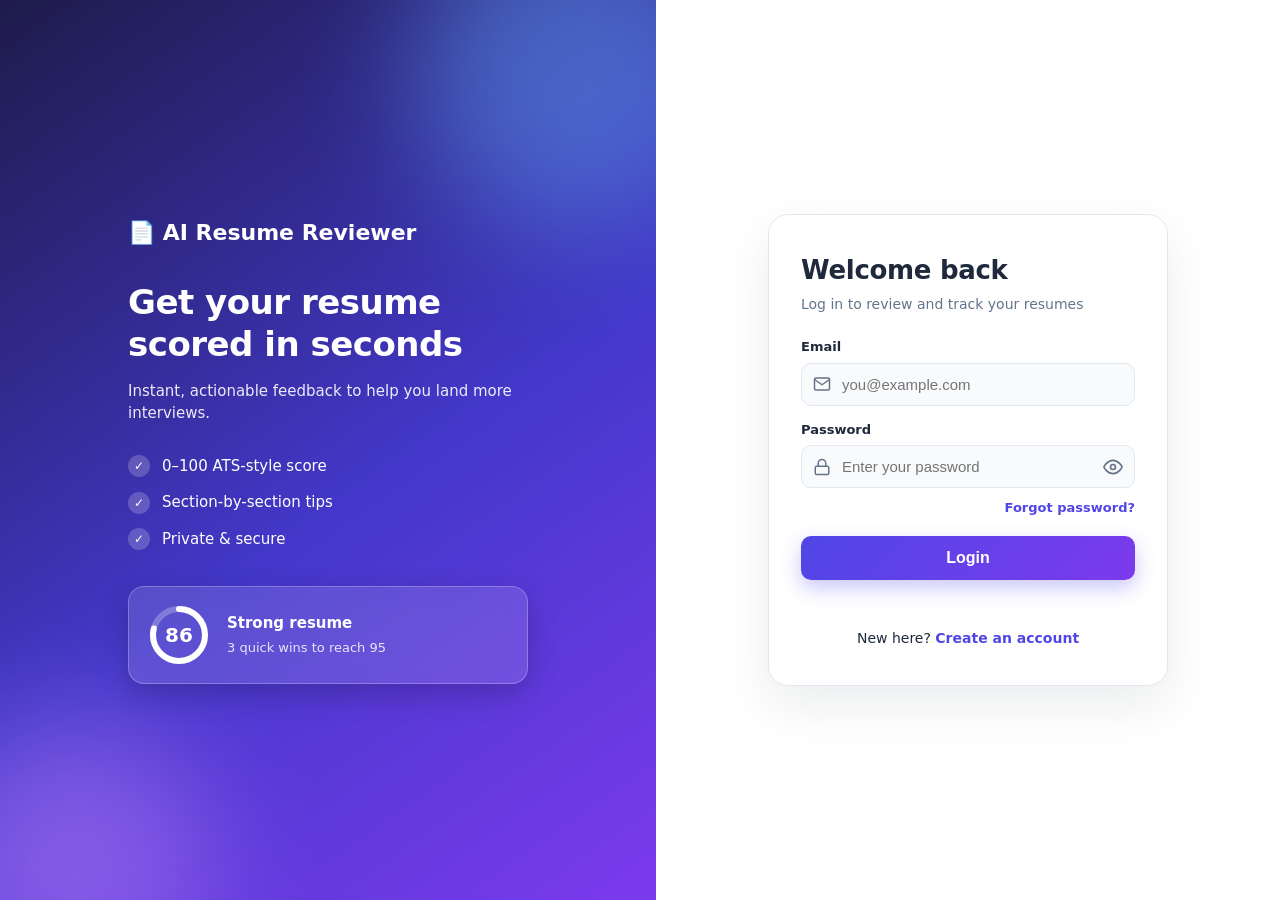
<file: frontend/index.html>
<!DOCTYPE html>
<html lang="en">
<head>
  <meta charset="UTF-8" />
  <meta http-equiv="refresh" content="0; url=login.html" />
  <title>AI Resume Reviewer</title>
</head>
<body>
  <script>window.location.replace("login.html");</script>
</body>
</html>
</file>
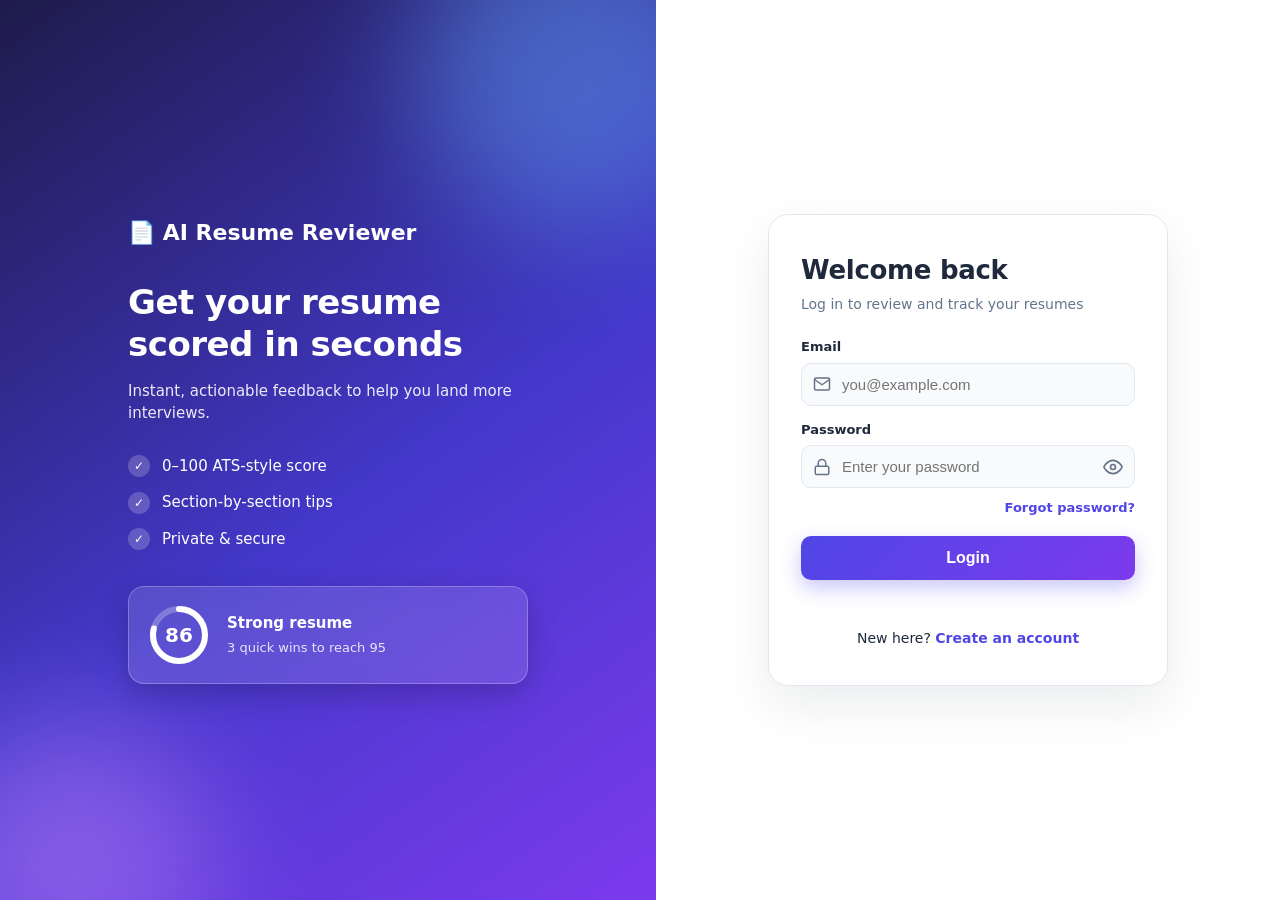
<file: frontend/dashboard.html>
<!DOCTYPE html>
<html lang="en">
<head>
  <meta charset="UTF-8" />
  <meta name="viewport" content="width=device-width, initial-scale=1.0" />
  <title>Dashboard - AI Resume Reviewer</title>
  <link rel="stylesheet" href="style.css" />
</head>
<body>

  <!-- Toast element (invisible until showToast() is called) -->
  <div id="toast" class="toast"></div>

  <!-- ===== Top bar ===== -->
  <nav class="navbar">
    <div class="brand">📄 AI Resume Reviewer</div>
    <button class="btn-grey" onclick="logout()">Logout</button>
  </nav>

  <!-- Guard: no token -> go to login -->
  <script>
    const API = "https://ai-resume-reviewer-qisc.onrender.com";
    const token = localStorage.getItem("token");
    if (!token) window.location.href = "login.html";
  </script>

  <div class="container">

    <!-- ===== Upload card ===== -->
    <div class="card upload-card">
      <h2>Upload your resume</h2>
      <p>Get an instant score and improvement tips.</p>
       <div class="upload-row">
      <input type="file" id="fileInput" accept="application/pdf" />
      <button id="uploadBtn" onclick="uploadResume()" disabled>Upload</button>
     </div>
      <div id="status"></div>
    </div>

    <!-- ===== Result (filled by JS after upload) ===== -->
    <div id="result"></div>

    <!-- ===== Saved resumes ===== -->
    <h2 style="margin: 28px 0 14px;">📋 My Saved Resumes</h2>
    <div id="resumeList"></div>

  </div>

  <script>
    // Reusable toast: showToast("message", "success" | "error" | "info")
    function showToast(message, type = "info", duration = 2500) {
      const toast = document.getElementById("toast");
      toast.textContent = message;
      toast.className = "toast " + type;
      void toast.offsetWidth;            // restart animation on repeat calls
      toast.classList.add("show");
      setTimeout(() => toast.classList.remove("show"), duration);
    }

    function logout() {
      if (!confirm("Are you sure you want to log out?")) return;
      localStorage.removeItem("token");
      localStorage.setItem("flash", "👋 Logged out successfully");
      window.location.href = "login.html";
    }

     const fileInput = document.getElementById("fileInput");
     const uploadBtn = document.getElementById("uploadBtn");
     fileInput.addEventListener("change", () => {
     uploadBtn.disabled = !fileInput.files.length;
     document.getElementById("result").innerHTML = "";   // clear old score when a new file is chosen
     document.getElementById("status").textContent = "";
     });

    // Pick ring color + message based on score
    function scoreMeta(score) {
      if (score >= 75) return { color: "#16a34a", msg: "Great score! 👍 Your resume is strong." };
      if (score >= 50) return { color: "#f59e0b", msg: "Decent — a few tweaks will push it higher." };
      return { color: "#dc2626", msg: "Needs work. Focus on the improvement tips below." };
    }

    // Build the circular SVG score ring
    function buildRing(score) {
      const r = 60;                       // radius
      const c = 2 * Math.PI * r;          // circumference
      const offset = c * (1 - score / 100);
      const { color } = scoreMeta(score);
      return `
        <div class="ring-wrap">
          <svg width="150" height="150" viewBox="0 0 150 150">
            <circle class="ring-bg" cx="75" cy="75" r="${r}"></circle>
            <circle class="ring-fg" cx="75" cy="75" r="${r}"
              stroke="${color}"
              stroke-dasharray="${c}"
              stroke-dashoffset="${offset}"></circle>
          </svg>
          <div class="ring-label">
            <span class="num" style="color:${color}">${score}</span>
            <span class="max">/ 100</span>
          </div>
        </div>`;
    }

    async function uploadResume() {
      const fileInput = document.getElementById("fileInput");
      const status = document.getElementById("status");
      const result = document.getElementById("result");
      result.innerHTML = "";

      if (!fileInput.files[0]) {
        status.textContent = "⚠️ Please choose a PDF file first.";
        return;
      }

      status.textContent = "⏳ Uploading...";
      const formData = new FormData();
      formData.append("file", fileInput.files[0]);

      try {
        const res = await fetch(`${API}/upload-resume`, {
          method: "POST",
          headers: { "Authorization": "Bearer " + localStorage.getItem("token") },
          body: formData,
        });

        if (res.status === 401) {
          status.textContent = "🔒 Session expired. Please log in again.";
          logout();
          return;
        }
        if (!res.ok) {
          status.textContent = `❌ Error: ${res.status}`;
          return;
        }

        const data = await res.json();
        status.textContent = "✅ Done!";
        showToast("✅ Resume uploaded & scored!", "success");

        const review = data.review;
        const { msg } = scoreMeta(review.score);

        const goodList = review.good.length
          ? review.good.map(item => `<li>✅ ${item}</li>`).join("")
          : "<li>No strong points detected yet.</li>";
        const improveList = review.improve.length
          ? review.improve.map(item => `<li>⚠️ ${item}</li>`).join("")
          : "<li>🎉 No major issues found.</li>";

        result.innerHTML = `
          <!-- Score ring -->
          <div class="card">
            <div class="score-hero">
              ${buildRing(review.score)}
              <div class="score-text">
                <h3>Resume Score</h3>
                <p>${msg}</p>
              </div>
            </div>
          </div>

          <!-- Stats -->
          <div class="card">
            <div class="stats-grid">
              <div class="stat-box"><div class="val">${data.page_count}</div><div class="lbl">Pages</div></div>
              <div class="stat-box"><div class="val">${data.word_count}</div><div class="lbl">Words</div></div>
              <div class="stat-box"><div class="val">${data.character_count}</div><div class="lbl">Characters</div></div>
            </div>
          </div>

          <!-- Good / Improve -->
          <div class="card">
            <div class="feedback-grid">
              <div class="feedback-col good">
                <h4>✅ What's Good</h4>
                <ul>${goodList}</ul>
              </div>
              <div class="feedback-col improve">
                <h4>⚠️ Improve These</h4>
                <ul>${improveList}</ul>
              </div>
            </div>
          </div>
        `;

        loadResumes();
      } catch (err) {
        status.textContent = "❌ Could not reach the API. Is the server running?";
      }
    }

    async function loadResumes() {
      const list = document.getElementById("resumeList");
      try {
        const res = await fetch(`${API}/resumes`, {
          headers: { "Authorization": "Bearer " + localStorage.getItem("token") },
        });
        if (!res.ok) { list.innerHTML = "<p class='empty'>Could not load resumes.</p>"; return; }

        const resumes = await res.json();
        if (resumes.length === 0) { list.innerHTML = "<p class='empty'>No resumes saved yet.</p>"; return; }

        list.innerHTML = resumes.map(r => `
          <div class="resume-item">
            <div>
              <strong>${r.filename}</strong><br>
              <small>${r.word_count} words · ${r.page_count} pages</small>
            </div>
            <button class="btn-red" onclick="deleteResume(${r.id})">Delete</button>
          </div>
        `).join("");
      } catch (err) {
        list.innerHTML = "<p class='empty'>❌ Could not reach the API.</p>";
      }
    }

    async function deleteResume(id) {
      if (!confirm("Delete this resume?")) return;
      try {
        const res = await fetch(`${API}/resumes/${id}`, {
          method: "DELETE",
          headers: { "Authorization": "Bearer " + localStorage.getItem("token") },
        });
        if (res.ok) {
          showToast("🗑️ Resume deleted successfully", "success");
          document.getElementById("result").innerHTML = "";   
          document.getElementById("status").textContent = ""; 
          loadResumes();
        } else {
          showToast("❌ Could not delete resume", "error");
        }
      } catch (err) {
        showToast("❌ Could not reach the server", "error");
      }
    }

    loadResumes();
  </script>
</body>
</html>
</file>
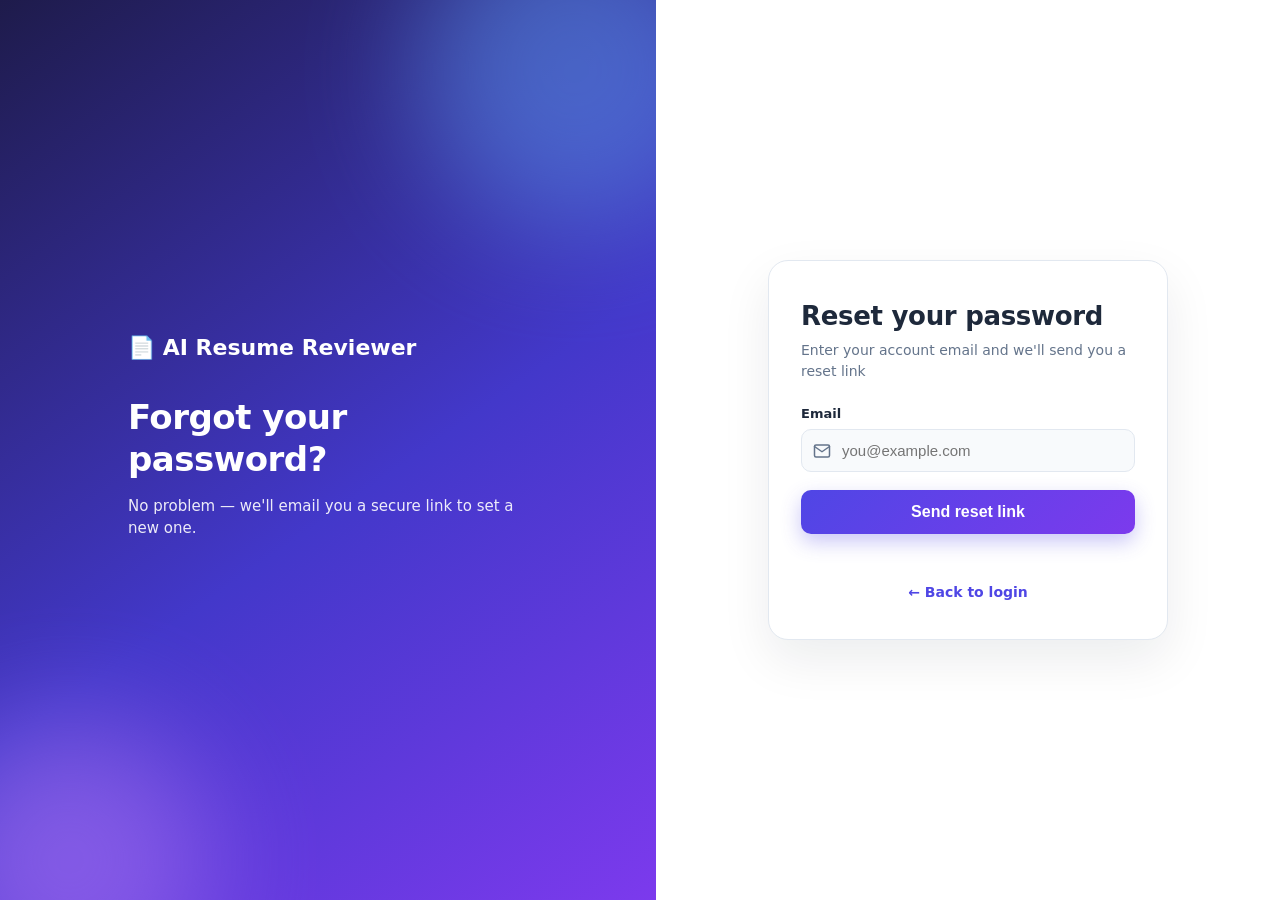
<file: frontend/forgot.html>
<!DOCTYPE html>
<html lang="en">
<head>
  <meta charset="UTF-8" />
  <meta name="viewport" content="width=device-width, initial-scale=1.0" />
  <title>Forgot password - AI Resume Reviewer</title>
  <link rel="stylesheet" href="style.css" />
</head>
<body>
  <div id="toast" class="toast"></div>

  <div class="auth-split">
    <aside class="auth-brand">
      <div class="auth-brand-inner">
        <div class="auth-logo">📄 AI Resume Reviewer</div>
        <h2 class="auth-tagline">Forgot your password?</h2>
        <p class="auth-sub">No problem — we'll email you a secure link to set a new one.</p>
      </div>
    </aside>

    <main class="auth-form-side">
      <div class="auth-form-box">
        <h3 class="auth-form-title">Reset your password</h3>
        <p class="auth-form-subtitle">Enter your account email and we'll send you a reset link</p>

        <div id="formArea">
          <label for="email" class="field-label">Email</label>
          <div class="input-icon-wrap">
            <span class="input-icon">
              <svg xmlns="http://www.w3.org/2000/svg" width="18" height="18" viewBox="0 0 24 24" fill="none" stroke="currentColor" stroke-width="2" stroke-linecap="round" stroke-linejoin="round"><path d="M4 4h16c1.1 0 2 .9 2 2v12c0 1.1-.9 2-2 2H4c-1.1 0-2-.9-2-2V6c0-1.1.9-2 2-2z"></path><polyline points="22,6 12,13 2,6"></polyline></svg>
            </span>
            <input type="email" id="email" placeholder="you@example.com" />
          </div>
          <button id="sendBtn" onclick="sendLink()" class="btn-block">Send reset link</button>
        </div>
        <div id="authStatus" class="auth-status"></div>

        <p class="auth-switch"><a href="login.html">&larr; Back to login</a></p>
      </div>
    </main>
  </div>

  <script>
    const API = "https://ai-resume-reviewer-qisc.onrender.com";

    function showToast(message, type = "info", duration = 3000) {
      const toast = document.getElementById("toast");
      toast.textContent = message;
      toast.className = "toast " + type;
      void toast.offsetWidth;
      toast.classList.add("show");
      setTimeout(() => toast.classList.remove("show"), duration);
    }

    const emailPattern = /^[^\s@]+@[^\s@]+\.[^\s@]+$/;
    document.getElementById("email").addEventListener("keydown", e => { if (e.key === "Enter") sendLink(); });

    async function sendLink() {
      const email = document.getElementById("email").value.trim();
      const btn = document.getElementById("sendBtn");
      const status = document.getElementById("authStatus");

      if (!emailPattern.test(email)) {
        showToast("❌ Enter a valid email address", "error");
        return;
      }

      const original = btn.innerHTML;
      btn.disabled = true;
      btn.innerHTML = '<span class="btn-spinner"></span> Sending...';

      try {
        const res = await fetch(`${API}/forgot-password`, {
          method: "POST",
          headers: { "Content-Type": "application/json" },
          body: JSON.stringify({ email }),
        });
        if (!res.ok) throw new Error();
        document.getElementById("formArea").style.display = "none";
        status.innerHTML = "✅ If <strong></strong> is registered, a reset link is on its way. The link expires in 30 minutes.";
        status.querySelector("strong").textContent = email;
        status.style.color = "#16a34a";
      } catch (e) {
        showToast("❌ Could not reach the server. Try again.", "error");
        btn.disabled = false;
        btn.innerHTML = original;
      }
    }
  </script>
</body>
</html>
</file>
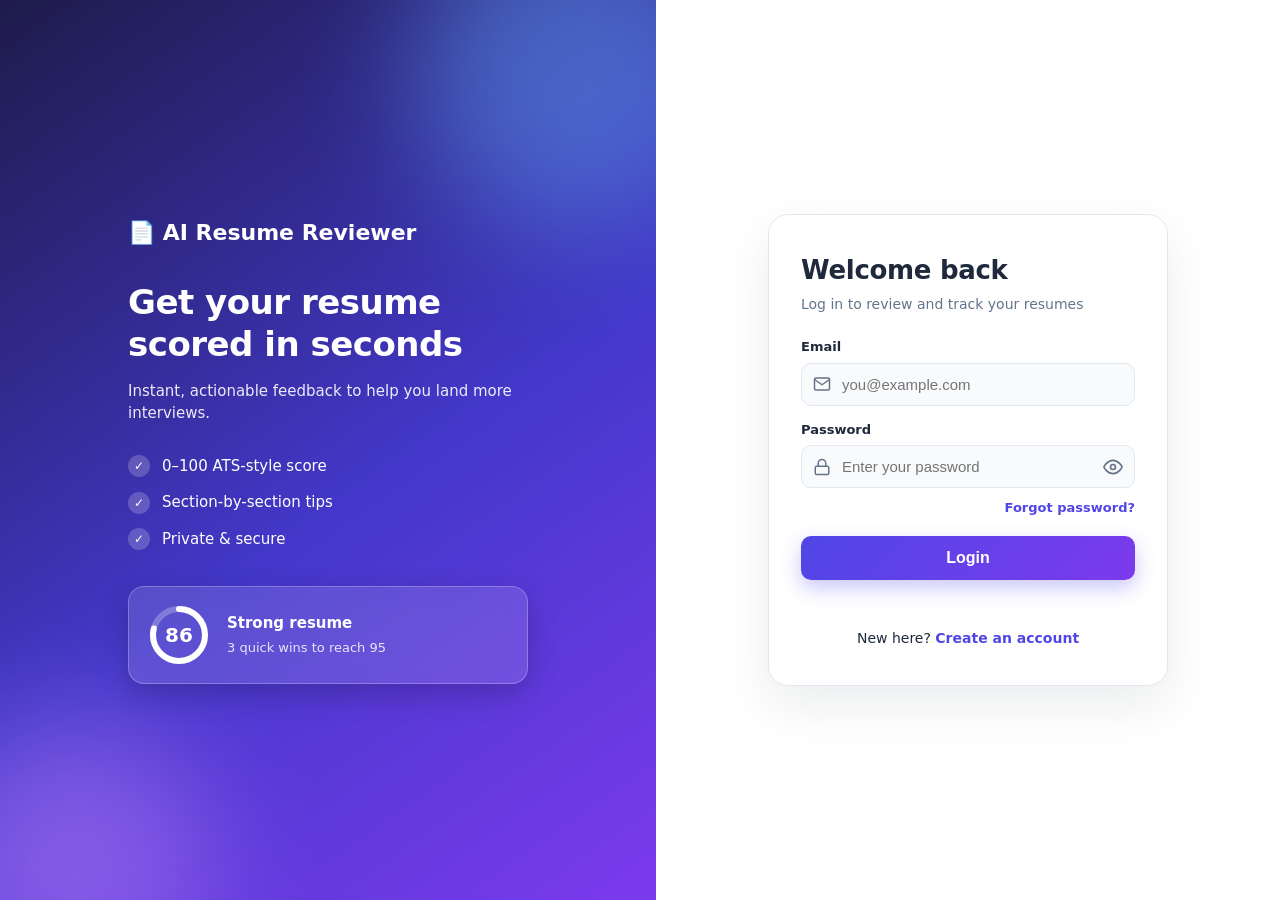
<file: frontend/login.html>
<!DOCTYPE html>
<html lang="en">
<head>
  <meta charset="UTF-8" />
  <meta name="viewport" content="width=device-width, initial-scale=1.0" />
  <title>Login - AI Resume Reviewer</title>
  <link rel="stylesheet" href="style.css" />
</head>
<body>

  <!-- Toast element (sits invisible until showToast() is called) -->
  <div id="toast" class="toast"></div>

  <div class="auth-split">

    <!-- ===== Left: branded panel ===== -->
    <aside class="auth-brand">
      <div class="auth-brand-inner">
        <div class="auth-logo">📄 AI Resume Reviewer</div>
        <h2 class="auth-tagline">Get your resume scored in seconds</h2>
        <p class="auth-sub">Instant, actionable feedback to help you land more interviews.</p>
        <ul class="auth-features">
          <li>0–100 ATS-style score</li>
          <li>Section-by-section tips</li>
          <li>Private &amp; secure</li>
        </ul>

        <!-- Decorative preview card -->
        <div class="auth-preview" aria-hidden="true">
          <div class="auth-preview-ring">
            <svg viewBox="0 0 64 64" width="64" height="64">
              <circle cx="32" cy="32" r="26" fill="none" stroke="rgba(255,255,255,.25)" stroke-width="6"/>
              <circle cx="32" cy="32" r="26" fill="none" stroke="#fff" stroke-width="6" stroke-linecap="round"
                      stroke-dasharray="163.4" stroke-dashoffset="35" transform="rotate(-90 32 32)"/>
            </svg>
            <span>86</span>
          </div>
          <div>
            <strong>Strong resume</strong>
            <small>3 quick wins to reach 95</small>
          </div>
        </div>
      </div>
    </aside>

    <!-- ===== Right: login form ===== -->
    <main class="auth-form-side">
      <div class="auth-form-box">
        <h3 class="auth-form-title">Welcome back</h3>
        <p class="auth-form-subtitle">Log in to review and track your resumes</p>

        <label for="email" class="field-label">Email</label>
        <div class="input-icon-wrap">
          <span class="input-icon">
            <svg xmlns="http://www.w3.org/2000/svg" width="18" height="18" viewBox="0 0 24 24" fill="none" stroke="currentColor" stroke-width="2" stroke-linecap="round" stroke-linejoin="round"><path d="M4 4h16c1.1 0 2 .9 2 2v12c0 1.1-.9 2-2 2H4c-1.1 0-2-.9-2-2V6c0-1.1.9-2 2-2z"></path><polyline points="22,6 12,13 2,6"></polyline></svg>
          </span>
          <input type="email" id="email" placeholder="you@example.com" />
        </div>

        <label for="password" class="field-label">Password</label>
        <div class="input-icon-wrap">
          <span class="input-icon">
            <svg xmlns="http://www.w3.org/2000/svg" width="18" height="18" viewBox="0 0 24 24" fill="none" stroke="currentColor" stroke-width="2" stroke-linecap="round" stroke-linejoin="round"><rect x="3" y="11" width="18" height="11" rx="2" ry="2"></rect><path d="M7 11V7a5 5 0 0 1 10 0v4"></path></svg>
          </span>
          <input type="password" id="password" placeholder="Enter your password" />
          <span id="togglePass" onclick="togglePassword()" class="input-toggle"></span>
        </div>

        <div class="forgot-row"><a href="forgot.html">Forgot password?</a></div>

        <button id="loginBtn"onclick="login()" class="btn-block">Login</button>
        <div id="authStatus" class="auth-status"></div>

        <p class="auth-switch">New here? <a href="signup.html">Create an account</a></p>
      </div>
    </main>

  </div>

  <script>
    const API = "https://ai-resume-reviewer-qisc.onrender.com";

    // --- Reusable toast: showToast("message", "success" | "error" | "info") ---
    function showToast(message, type = "info", duration = 2500) {
      const toast = document.getElementById("toast");
      toast.textContent = message;
      toast.className = "toast " + type;   // reset + apply color type
      void toast.offsetWidth;              // force reflow so the animation restarts
      toast.classList.add("show");
      setTimeout(() => toast.classList.remove("show"), duration);
    }

    if (localStorage.getItem("token")) {
      window.location.href = "dashboard.html";
    }

    // Show a one-time "flash" message (e.g. after logout) as a toast, then clear it
    const flash = localStorage.getItem("flash");
    if (flash) {
      showToast(flash, "success");
      localStorage.removeItem("flash");
    }

    const passInput  = document.getElementById("password");
    const togglePass = document.getElementById("togglePass");

    const eyeIcon = `<svg xmlns="http://www.w3.org/2000/svg" width="20" height="20" viewBox="0 0 24 24" fill="none" stroke="currentColor" stroke-width="2" stroke-linecap="round" stroke-linejoin="round"><path d="M1 12s4-8 11-8 11 8 11 8-4 8-11 8-11-8-11-8z"></path><circle cx="12" cy="12" r="3"></circle></svg>`;
    const eyeOffIcon = `<svg xmlns="http://www.w3.org/2000/svg" width="20" height="20" viewBox="0 0 24 24" fill="none" stroke="currentColor" stroke-width="2" stroke-linecap="round" stroke-linejoin="round"><path d="M17.94 17.94A10.07 10.07 0 0 1 12 20c-7 0-11-8-11-8a18.45 18.45 0 0 1 5.06-5.94M9.9 4.24A9.12 9.12 0 0 1 12 4c7 0 11 8 11 8a18.5 18.5 0 0 1-2.16 3.19m-6.72-1.07a3 3 0 1 1-4.24-4.24"></path><line x1="1" y1="1" x2="23" y2="23"></line></svg>`;

    togglePass.innerHTML = eyeIcon;

    function togglePassword() {
      if (passInput.type === "password") {
        passInput.type = "text";
        togglePass.innerHTML = eyeOffIcon;
      } else {
        passInput.type = "password";
        togglePass.innerHTML = eyeIcon;
      }
    }

    async function login() {
      const email = document.getElementById("email").value;
      const password = passInput.value;
      const btn = document.getElementById("loginBtn");

      const form = new URLSearchParams();
      form.append("username", email);
      form.append("password", password);

      // --- loading state ---
      const originalText = btn.innerHTML;
      btn.disabled = true;
      btn.innerHTML = '<span class="btn-spinner"></span> Logging in...';

      try {
        const res = await fetch(`${API}/login`, {
          method: "POST",
          headers: { "Content-Type": "application/x-www-form-urlencoded" },
          body: form,
        });

        if (res.ok) {
          const data = await res.json();
          localStorage.setItem("token", data.access_token);
          showToast("✅ Login successful!", "success");
          // keep button disabled while we redirect
          setTimeout(() => { window.location.href = "dashboard.html"; }, 1000);
        } else {
          showToast("❌ Invalid email or password", "error");
          btn.disabled = false;
          btn.innerHTML = originalText;
        }
      } catch (e) {
        showToast("❌ Could not reach the server. Is it running?", "error");
        btn.disabled = false;
        btn.innerHTML = originalText;
      }
    }
  </script>
</body>
</html>
</file>
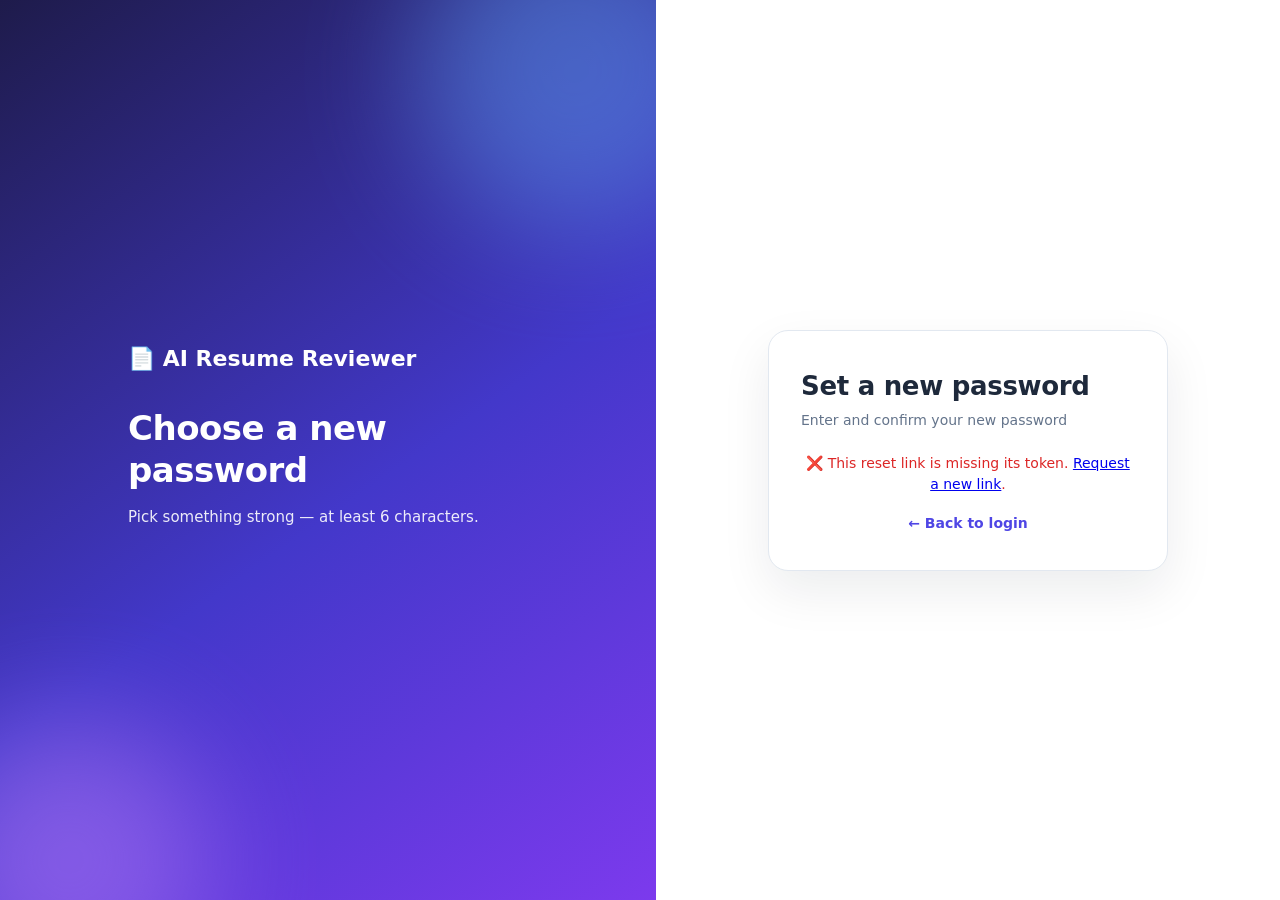
<file: frontend/reset.html>
<!DOCTYPE html>
<html lang="en">
<head>
  <meta charset="UTF-8" />
  <meta name="viewport" content="width=device-width, initial-scale=1.0" />
  <title>Reset password - AI Resume Reviewer</title>
  <link rel="stylesheet" href="style.css" />
</head>
<body>
  <div id="toast" class="toast"></div>

  <div class="auth-split">
    <aside class="auth-brand">
      <div class="auth-brand-inner">
        <div class="auth-logo">📄 AI Resume Reviewer</div>
        <h2 class="auth-tagline">Choose a new password</h2>
        <p class="auth-sub">Pick something strong — at least 6 characters.</p>
      </div>
    </aside>

    <main class="auth-form-side">
      <div class="auth-form-box">
        <h3 class="auth-form-title">Set a new password</h3>
        <p class="auth-form-subtitle">Enter and confirm your new password</p>

        <div id="formArea">
          <label for="password" class="field-label">New password</label>
          <div class="input-icon-wrap">
            <span class="input-icon">
              <svg xmlns="http://www.w3.org/2000/svg" width="18" height="18" viewBox="0 0 24 24" fill="none" stroke="currentColor" stroke-width="2" stroke-linecap="round" stroke-linejoin="round"><rect x="3" y="11" width="18" height="11" rx="2" ry="2"></rect><path d="M7 11V7a5 5 0 0 1 10 0v4"></path></svg>
            </span>
            <input type="password" id="password" placeholder="At least 6 characters" />
            <span id="togglePass" class="input-toggle">
              <svg xmlns="http://www.w3.org/2000/svg" width="20" height="20" viewBox="0 0 24 24" fill="none" stroke="currentColor" stroke-width="2" stroke-linecap="round" stroke-linejoin="round"><path d="M1 12s4-8 11-8 11 8 11 8-4 8-11 8-11-8-11-8z"></path><circle cx="12" cy="12" r="3"></circle></svg>
            </span>
          </div>

          <label for="confirm" class="field-label">Confirm password</label>
          <div class="input-icon-wrap">
            <span class="input-icon">
              <svg xmlns="http://www.w3.org/2000/svg" width="18" height="18" viewBox="0 0 24 24" fill="none" stroke="currentColor" stroke-width="2" stroke-linecap="round" stroke-linejoin="round"><rect x="3" y="11" width="18" height="11" rx="2" ry="2"></rect><path d="M7 11V7a5 5 0 0 1 10 0v4"></path></svg>
            </span>
            <input type="password" id="confirm" placeholder="Re-enter your password" />
          </div>

          <button id="resetBtn" onclick="resetPassword()" class="btn-block">Update password</button>
        </div>
        <div id="authStatus" class="auth-status"></div>

        <p class="auth-switch"><a href="login.html">&larr; Back to login</a></p>
      </div>
    </main>
  </div>

  <script>
    const API = "https://ai-resume-reviewer-qisc.onrender.com";

    function showToast(message, type = "info", duration = 3000) {
      const toast = document.getElementById("toast");
      toast.textContent = message;
      toast.className = "toast " + type;
      void toast.offsetWidth;
      toast.classList.add("show");
      setTimeout(() => toast.classList.remove("show"), duration);
    }

    const token = new URLSearchParams(window.location.search).get("token");
    const passInput = document.getElementById("password");
    const confirmInput = document.getElementById("confirm");
    const status = document.getElementById("authStatus");

    if (!token) {
      document.getElementById("formArea").style.display = "none";
      status.innerHTML = '❌ This reset link is missing its token. <a href="forgot.html">Request a new link</a>.';
      status.style.color = "#dc2626";
    }

    document.getElementById("togglePass").addEventListener("click", () => {
      const show = passInput.type === "password";
      passInput.type = show ? "text" : "password";
      confirmInput.type = show ? "text" : "password";
    });
    confirmInput.addEventListener("keydown", e => { if (e.key === "Enter") resetPassword(); });

    async function resetPassword() {
      const btn = document.getElementById("resetBtn");
      const pw = passInput.value;

      if (pw.length < 6) { showToast("❌ Password must be at least 6 characters", "error"); return; }
      if (pw !== confirmInput.value) { showToast("❌ Passwords don't match", "error"); return; }

      const original = btn.innerHTML;
      btn.disabled = true;
      btn.innerHTML = '<span class="btn-spinner"></span> Updating...';

      try {
        const res = await fetch(`${API}/reset-password`, {
          method: "POST",
          headers: { "Content-Type": "application/json" },
          body: JSON.stringify({ token, new_password: pw }),
        });
        const data = await res.json().catch(() => ({}));
        if (res.ok) {
          localStorage.setItem("flash", "✅ Password updated. Please log in.");
          window.location.href = "login.html";
          return;
        }
        showToast("❌ " + (data.detail || "Something went wrong"), "error");
      } catch (e) {
        showToast("❌ Could not reach the server. Try again.", "error");
      }
      btn.disabled = false;
      btn.innerHTML = original;
    }
  </script>
</body>
</html>
</file>
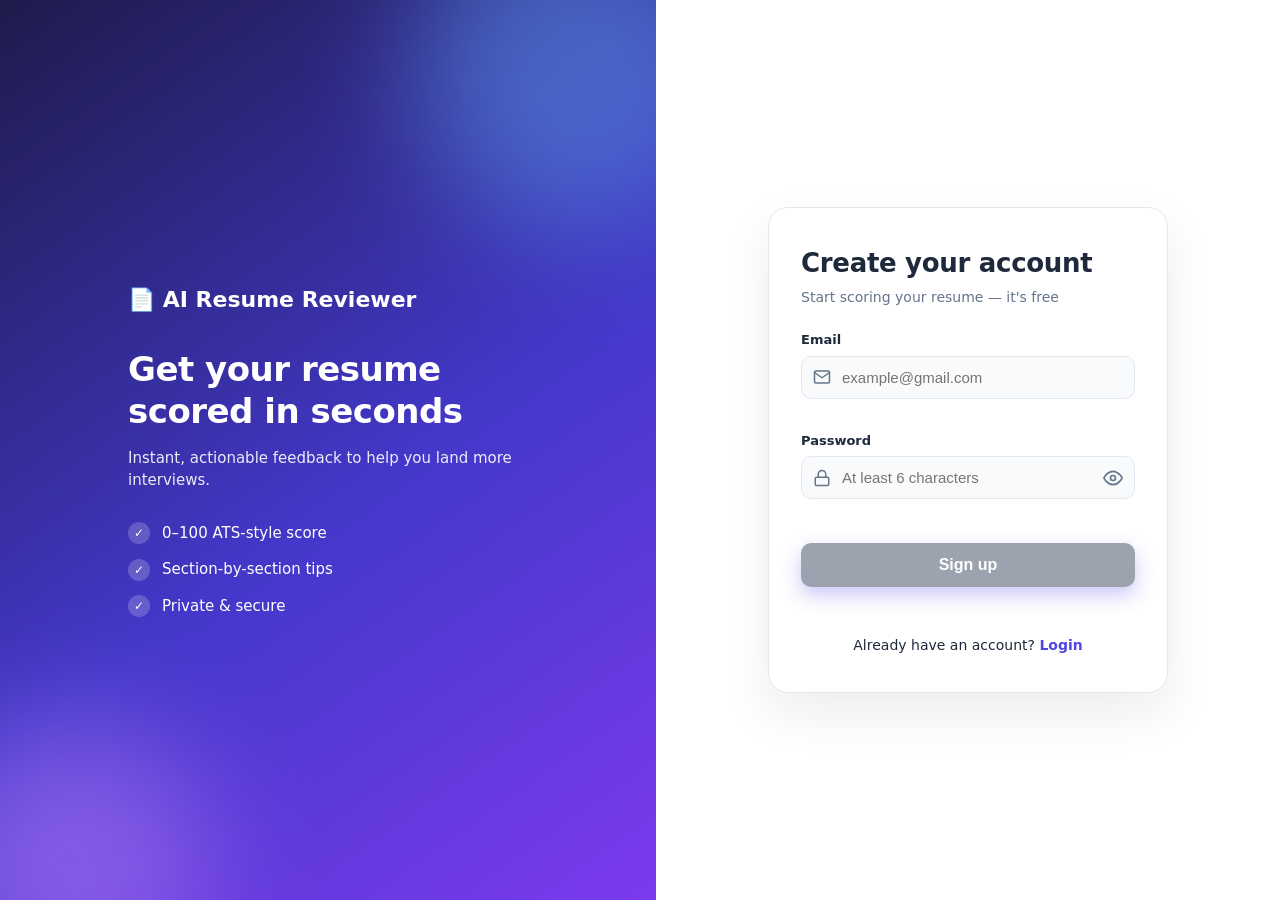
<file: frontend/signup.html>
<!DOCTYPE html>
<html lang="en">
<head>
  <meta charset="UTF-8" />
  <meta name="viewport" content="width=device-width, initial-scale=1.0" />
  <title>Sign up - AI Resume Reviewer</title>
  <link rel="stylesheet" href="style.css" />
</head>
<body>

  <div class="auth-split">

    <!-- ===== Left: branded panel ===== -->
    <aside class="auth-brand">
      <div class="auth-brand-inner">
        <div class="auth-logo">📄 AI Resume Reviewer</div>
        <h2 class="auth-tagline">Get your resume scored in seconds</h2>
        <p class="auth-sub">Instant, actionable feedback to help you land more interviews.</p>
        <ul class="auth-features">
          <li>0–100 ATS-style score</li>
          <li>Section-by-section tips</li>
          <li>Private &amp; secure</li>
        </ul>
      </div>
    </aside>

    <!-- ===== Right: signup form ===== -->
    <main class="auth-form-side">
      <div class="auth-form-box">
        <h3 class="auth-form-title">Create your account</h3>
        <p class="auth-form-subtitle">Start scoring your resume — it's free</p>

        <label for="email" class="field-label">Email</label>
        <div class="input-icon-wrap">
          <span class="input-icon">
            <svg xmlns="http://www.w3.org/2000/svg" width="18" height="18" viewBox="0 0 24 24" fill="none" stroke="currentColor" stroke-width="2" stroke-linecap="round" stroke-linejoin="round"><path d="M4 4h16c1.1 0 2 .9 2 2v12c0 1.1-.9 2-2 2H4c-1.1 0-2-.9-2-2V6c0-1.1.9-2 2-2z"></path><polyline points="22,6 12,13 2,6"></polyline></svg>
          </span>
          <input type="email" id="email" placeholder="example@gmail.com" />
        </div>
        <div class="error" id="emailError"></div>

        <label for="password" class="field-label">Password</label>
        <div class="input-icon-wrap">
          <span class="input-icon">
            <svg xmlns="http://www.w3.org/2000/svg" width="18" height="18" viewBox="0 0 24 24" fill="none" stroke="currentColor" stroke-width="2" stroke-linecap="round" stroke-linejoin="round"><rect x="3" y="11" width="18" height="11" rx="2" ry="2"></rect><path d="M7 11V7a5 5 0 0 1 10 0v4"></path></svg>
          </span>
          <input type="password" id="password" placeholder="At least 6 characters" />
          <span id="togglePass" onclick="togglePassword()" class="input-toggle"></span>
        </div>
        <div class="error" id="passError"></div>

        <button id="signupBtn" onclick="signup()" class="btn-block" disabled>Sign up</button>
        <div id="authStatus" class="auth-status"></div>

        <p class="auth-switch">Already have an account? <a href="login.html">Login</a></p>
      </div>
    </main>

  </div>

  <script>
    const API = "https://ai-resume-reviewer-qisc.onrender.com";

    // --- Grab elements ONCE. INPUTS and ERROR DIVS are different elements! ---
    const emailInput = document.getElementById("email");      // the email INPUT box
    const passInput  = document.getElementById("password");   // the password INPUT box
    const emailError = document.getElementById("emailError"); // the error message DIV
    const passError  = document.getElementById("passError");  // the error message DIV
    const signupBtn  = document.getElementById("signupBtn");
    const togglePass = document.getElementById("togglePass");
    const authStatus = document.getElementById("authStatus");

    // --- Eye icons ---
    const eyeIcon = `<svg xmlns="http://www.w3.org/2000/svg" width="20" height="20" viewBox="0 0 24 24" fill="none" stroke="currentColor" stroke-width="2" stroke-linecap="round" stroke-linejoin="round"><path d="M1 12s4-8 11-8 11 8 11 8-4 8-11 8-11-8-11-8z"></path><circle cx="12" cy="12" r="3"></circle></svg>`;
    const eyeOffIcon = `<svg xmlns="http://www.w3.org/2000/svg" width="20" height="20" viewBox="0 0 24 24" fill="none" stroke="currentColor" stroke-width="2" stroke-linecap="round" stroke-linejoin="round"><path d="M17.94 17.94A10.07 10.07 0 0 1 12 20c-7 0-11-8-11-8a18.45 18.45 0 0 1 5.06-5.94M9.9 4.24A9.12 9.12 0 0 1 12 4c7 0 11 8 11 8a18.5 18.5 0 0 1-2.16 3.19m-6.72-1.07a3 3 0 1 1-4.24-4.24"></path><line x1="1" y1="1" x2="23" y2="23"></line></svg>`;

    togglePass.innerHTML = eyeIcon;

    function togglePassword() {
      if (passInput.type === "password") {
        passInput.type = "text";
        togglePass.innerHTML = eyeOffIcon;
      } else {
        passInput.type = "password";
        togglePass.innerHTML = eyeIcon;
      }
    }

    // --- Enable button only when BOTH fields are valid ---
    function validate() {
      const email = emailInput.value.trim();
      const password = passInput.value;
      let emailOk = false, passOk = false;

      const emailPattern = /^[^\s@]+@[^\s@]+\.[^\s@]+$/;
      if (email === "") {
        emailError.textContent = "";
      } else if (!emailPattern.test(email)) {
        emailError.textContent = "Enter a valid email address";
      } else {
        emailError.textContent = "";
        emailOk = true;
      }

      if (password === "") {
        passError.textContent = "";
      } else if (password.length < 6) {
        passError.textContent = "Password must be at least 6 characters";
      } else {
        passError.textContent = "";
        passOk = true;
      }

      signupBtn.disabled = !(emailOk && passOk);
    }

    emailInput.addEventListener("input", validate);
    passInput.addEventListener("input", validate);

    // --- Sign up ---
    async function signup() {
      const email = emailInput.value.trim();
      const password = passInput.value;

      const emailPattern = /^[^\s@]+@[^\s@]+\.[^\s@]+$/;
      if (!emailPattern.test(email)) {
        authStatus.textContent = "❌ Please enter a valid email address.";
        return;
      }

      // --- loading state ---
      const originalText = signupBtn.innerHTML;
      signupBtn.disabled = true;
      signupBtn.innerHTML = '<span class="btn-spinner"></span> Creating account...';

      try {
        const res = await fetch(`${API}/signup`, {
          method: "POST",
          headers: { "Content-Type": "application/json" },
          body: JSON.stringify({ email, password }),
        });

        if (res.ok) {
          authStatus.textContent = "✅ Account created! Redirecting to login...";
          // keep button disabled while we redirect
          setTimeout(() => { window.location.href = "login.html"; }, 1500);
        } else {
          const err = await res.json();
          authStatus.textContent = "❌ " + (err.detail || "Signup failed");
          signupBtn.disabled = false;
          signupBtn.innerHTML = originalText;
        }
      } catch (e) {
        authStatus.textContent = "❌ Could not reach the server. Is it running?";
        signupBtn.disabled = false;
        signupBtn.innerHTML = originalText;
      }
    }
  </script>
</body>
</html>
</file>
<file: frontend/style.css>
/* ===== Base / Reset ===== */
* { margin: 0; padding: 0; box-sizing: border-box; }

:root {
  --blue: #2563eb;
  --blue-dark: #1d4ed8;
  --green: #16a34a;
  --red: #dc2626;
  --orange: #f59e0b;
  --bg: #f1f5f9;
  --card: #ffffff;
  --text: #1e293b;
  --muted: #64748b;
  --border: #e2e8f0;
}

body {
  font-family: 'Segoe UI', system-ui, -apple-system, Arial, sans-serif;
  background: var(--bg);
  color: var(--text);
  line-height: 1.5;
  min-height: 100vh;
}

/* ===== Top navigation bar ===== */
.navbar {
  background: var(--card);
  border-bottom: 1px solid var(--border);
  padding: 14px 28px;
  display: flex;
  align-items: center;
  justify-content: space-between;
  position: sticky;
  top: 0;
  z-index: 10;
  box-shadow: 0 1px 3px rgba(0,0,0,0.04);
}
.navbar .brand {
  font-size: 20px;
  font-weight: 700;
  color: var(--blue);
  display: flex;
  align-items: center;
  gap: 8px;
}

/* ===== Page container ===== */
.container {
  max-width: 860px;
  margin: 28px auto;
  padding: 0 20px;
}

/* ===== Cards ===== */
.card {
  background: var(--card);
  border: 1px solid var(--border);
  border-radius: 14px;
  padding: 24px;
  margin-bottom: 20px;
  box-shadow: 0 2px 8px rgba(0,0,0,0.04);
}
.card h2, .card h3 { margin-bottom: 12px; }

/* ===== Upload area ===== */
.upload-card { text-align: center; }
.upload-card h2 { font-size: 18px; }
.upload-card p { color: var(--muted); margin-bottom: 16px; }
.upload-row {
  display: flex;
  gap: 10px;
  justify-content: center;
  align-items: center;
  flex-wrap: wrap;
}
input[type="file"] {
  border: 1px solid var(--border);
  border-radius: 8px;
  padding: 8px 10px;
  background: #f8fafc;
  cursor: pointer;
}

/* ===== Buttons ===== */
button {
  background: var(--blue);
  color: #fff;
  border: none;
  padding: 10px 22px;
  border-radius: 8px;
  font-size: 15px;
  font-weight: 600;
  cursor: pointer;
  transition: background 0.15s ease, transform 0.05s ease;
}
button:hover:not(:disabled) { background: var(--blue-dark); }
button:active:not(:disabled) { transform: translateY(1px); }
button:disabled { background: #9ca3af; cursor: not-allowed; }
.btn-grey { background: #64748b; padding: 6px 14px; font-size: 13px; }
.btn-grey:hover:not(:disabled) { background: #475569; }
.btn-red { background: var(--red); padding: 7px 16px; font-size: 13px; }
.btn-red:hover:not(:disabled) { background: #b91c1c; }

/* ===== Status text ===== */
#status { margin-top: 14px; color: var(--muted); min-height: 22px; font-size: 14px; }

/* ===== Score ring (hero) ===== */
.score-hero {
  display: flex;
  align-items: center;
  gap: 28px;
  flex-wrap: wrap;
  justify-content: center;
}
.ring-wrap { position: relative; width: 150px; height: 150px; flex-shrink: 0; }
.ring-wrap svg { transform: rotate(-90deg); }
.ring-bg { fill: none; stroke: #eef2f7; stroke-width: 12; }
.ring-fg {
  fill: none;
  stroke-width: 12;
  stroke-linecap: round;
  transition: stroke-dashoffset 1s ease;
}
.ring-label {
  position: absolute;
  inset: 0;
  display: flex;
  flex-direction: column;
  align-items: center;
  justify-content: center;
}
.ring-label .num { font-size: 36px; font-weight: 700; }
.ring-label .max { font-size: 13px; color: var(--muted); }
.score-text { text-align: left; }
.score-text h3 { font-size: 20px; margin-bottom: 4px; }
.score-text p { color: var(--muted); font-size: 14px; }

/* ===== Stats row ===== */
.stats-grid {
  display: grid;
  grid-template-columns: repeat(3, 1fr);
  gap: 12px;
}
.stat-box {
  background: #f8fafc;
  border: 1px solid var(--border);
  border-radius: 10px;
  padding: 14px;
  text-align: center;
}
.stat-box .val { font-size: 22px; font-weight: 700; color: var(--blue); }
.stat-box .lbl { font-size: 12px; color: var(--muted); text-transform: uppercase; letter-spacing: 0.5px; }

/* ===== Good / Improve two-column ===== */
.feedback-grid {
  display: grid;
  grid-template-columns: 1fr 1fr;
  gap: 20px;
}
.feedback-col h4 {
  font-size: 15px;
  margin-bottom: 10px;
  padding-bottom: 6px;
  border-bottom: 2px solid var(--border);
}
.feedback-col.good h4 { color: var(--green); }
.feedback-col.improve h4 { color: var(--red); }
.feedback-col ul { list-style: none; }
.feedback-col li {
  padding: 7px 0;
  font-size: 14px;
  border-bottom: 1px solid #f1f5f9;
}

/* ===== Saved resumes list ===== */
.resume-item {
  display: flex;
  justify-content: space-between;
  align-items: center;
  padding: 14px 18px;
  border: 1px solid var(--border);
  border-radius: 10px;
  margin-bottom: 10px;
  background: var(--card);
}
.resume-item small { color: var(--muted); }
.empty { color: var(--muted); text-align: center; padding: 20px; }

/* ===== Auth pages (login / signup) ===== */
.auth-wrap {
  max-width: 380px;
  margin: 60px auto;
  padding: 0 20px;
}
input[type="email"], input[type="password"], input[type="text"] {
  display: block;
  width: 100%;
  padding: 10px;
  margin: 8px 0;
  border: 1px solid var(--border);
  border-radius: 8px;
  box-sizing: border-box;
  font-size: 14px;
}
.error { color: var(--red); font-size: 13px; margin: 2px 0 8px; min-height: 16px; }

/* ===== Toast / Snackbar ===== */
.toast {
  position: fixed;
  top: 24px;
  left: 50%;
  transform: translateX(-50%) translateY(-20px);
  background: #1e293b;
  color: #fff;
  padding: 13px 22px;
  border-radius: 10px;
  font-size: 14px;
  font-weight: 500;
  box-shadow: 0 6px 20px rgba(0,0,0,0.18);
  opacity: 0;
  pointer-events: none;
  transition: opacity 0.3s ease, transform 0.3s ease;
  z-index: 1000;
}
.toast.show {
  opacity: 1;
  transform: translateX(-50%) translateY(0);
}
.toast.success { background: #16a34a; }
.toast.error   { background: #dc2626; }
.toast.info    { background: #2563eb; }

/* ===== Split auth layout (login) ===== */
.auth-split {
  display: flex;
  min-height: 100vh;
}

/* Left branded panel */
.auth-brand {
  flex: 1;
  background: linear-gradient(135deg, #2563eb 0%, #7c3aed 100%);
  color: #fff;
  display: flex;
  align-items: center;
  justify-content: center;
  padding: 48px 40px;
}
.auth-brand-inner { max-width: 360px; }
.auth-logo {
  font-size: 22px;
  font-weight: 700;
  display: flex;
  align-items: center;
  gap: 8px;
  margin-bottom: 32px;
}
.auth-tagline { font-size: 30px; font-weight: 700; line-height: 1.25; margin-bottom: 14px; }
.auth-sub { font-size: 15px; opacity: 0.9; margin-bottom: 30px; }
.auth-features { list-style: none; display: flex; flex-direction: column; gap: 14px; }
.auth-features li { display: flex; align-items: center; gap: 12px; font-size: 15px; }
.auth-features li::before {
  content: "✓";
  display: inline-flex;
  align-items: center;
  justify-content: center;
  width: 22px;
  height: 22px;
  flex-shrink: 0;
  background: rgba(255, 255, 255, 0.2);
  border-radius: 50%;
  font-size: 12px;
  font-weight: 700;
}

/* Right form panel */
.auth-form-side {
  flex: 1;
  display: flex;
  align-items: center;
  justify-content: center;
  padding: 40px 24px;
  background: var(--bg);
}
.auth-form-box { width: 100%; max-width: 360px; }
.auth-form-title { font-size: 24px; margin-bottom: 4px; }
.auth-form-subtitle { color: var(--muted); font-size: 14px; margin-bottom: 22px; }

/* Labelled inputs with leading icons */
.field-label {
  display: block;
  font-size: 13px;
  font-weight: 600;
  color: var(--text);
  margin-top: 14px;
  margin-bottom: 6px;
}
.input-icon-wrap { position: relative; }
.input-icon-wrap input {
  margin: 0 !important;
  padding-left: 40px !important;
}
.input-icon-wrap input#password { padding-right: 42px !important; }
.input-icon {
  position: absolute;
  left: 12px;
  top: 50%;
  transform: translateY(-50%);
  display: flex;
  color: var(--muted);
  pointer-events: none;
}
.input-toggle {
  position: absolute;
  right: 12px;
  top: 50%;
  transform: translateY(-50%);
  display: flex;
  color: var(--muted);
  cursor: pointer;
}
/* Focus state — tells the user which field is active */
.input-icon-wrap input:focus {
  outline: none;
  border-color: var(--blue);
  box-shadow: 0 0 0 3px rgba(37, 99, 235, 0.15);
}

.btn-block { width: 100%; margin-top: 22px; }
.auth-status { margin-top: 12px; min-height: 18px; font-size: 14px; color: var(--muted); text-align: center; }
.auth-switch { margin-top: 18px; text-align: center; font-size: 14px; }

/* Button loading spinner */
.btn-spinner {
  display: inline-block;
  width: 15px;
  height: 15px;
  border: 2px solid rgba(255, 255, 255, 0.5);
  border-top-color: #fff;
  border-radius: 50%;
  animation: spin 0.6s linear infinite;
  vertical-align: -2px;
  margin-right: 4px;
}
@keyframes spin { to { transform: rotate(360deg); } }

/* ===== Auth redesign overrides ===== */
.auth-brand {
  position: relative;
  overflow: hidden;
  background: linear-gradient(145deg, #1e1b4b 0%, #4338ca 55%, #7c3aed 100%);
}
.auth-brand::before, .auth-brand::after {
  content: "";
  position: absolute;
  border-radius: 50%;
  filter: blur(60px);
  opacity: 0.45;
}
.auth-brand::before { width: 320px; height: 320px; background: #60a5fa; top: -90px; right: -80px; }
.auth-brand::after  { width: 280px; height: 280px; background: #c084fc; bottom: -100px; left: -70px; }
.auth-brand-inner { position: relative; z-index: 1; max-width: 400px; }
.auth-tagline { font-size: 34px; letter-spacing: -0.5px; }

.auth-preview {
  margin-top: 36px;
  display: flex;
  align-items: center;
  gap: 16px;
  padding: 16px 18px;
  background: rgba(255, 255, 255, 0.12);
  border: 1px solid rgba(255, 255, 255, 0.25);
  border-radius: 16px;
  backdrop-filter: blur(10px);
  -webkit-backdrop-filter: blur(10px);
  box-shadow: 0 10px 30px rgba(0, 0, 0, 0.2);
}
.auth-preview-ring { position: relative; width: 64px; height: 64px; flex-shrink: 0; }
.auth-preview-ring span {
  position: absolute; inset: 0;
  display: flex; align-items: center; justify-content: center;
  font-size: 20px; font-weight: 700;
}
.auth-preview strong { display: block; font-size: 15px; }
.auth-preview small { font-size: 13px; opacity: 0.85; }

.auth-form-side { background: #fff; }
.auth-form-box {
  max-width: 400px;
  padding: 36px 32px;
  background: #fff;
  border: 1px solid var(--border);
  border-radius: 20px;
  box-shadow: 0 20px 50px rgba(15, 23, 42, 0.08);
}
.auth-form-title { font-size: 26px; font-weight: 700; letter-spacing: -0.3px; }
.input-icon-wrap input {
  padding-top: 12px !important;
  padding-bottom: 12px !important;
  background: #f8fafc;
  border-radius: 10px !important;
  font-size: 15px !important;
  transition: border-color .15s, box-shadow .15s, background .15s;
}
.input-icon-wrap input:focus { background: #fff; }
.btn-block {
  padding: 13px 22px;
  border-radius: 10px;
  font-size: 16px;
  background: linear-gradient(135deg, #4f46e5, #7c3aed);
  box-shadow: 0 8px 20px rgba(79, 70, 229, 0.3);
}
.btn-block:hover:not(:disabled) {
  background: linear-gradient(135deg, #4338ca, #6d28d9);
  box-shadow: 0 10px 24px rgba(79, 70, 229, 0.4);
}
.auth-switch a { color: #4f46e5; font-weight: 600; text-decoration: none; }
.auth-switch a:hover { text-decoration: underline; }

.forgot-row { text-align: right; margin-top: 10px; font-size: 13px; }
.forgot-row a { color: #4f46e5; font-weight: 600; text-decoration: none; }
.forgot-row a:hover { text-decoration: underline; }
.btn-block { margin-top: 18px; }

/* Stack the panels on small screens */
@media (max-width: 820px) {
  .auth-split { flex-direction: column; }
  .auth-brand { padding: 32px 24px; }
  .auth-tagline { font-size: 24px; }
  .auth-sub { margin-bottom: 20px; }
  .auth-features { flex-direction: row; flex-wrap: wrap; gap: 10px 18px; }
  .auth-preview { display: none; }
  .auth-form-side { padding: 28px 16px; }
  .auth-form-box { padding: 28px 22px; }
}

/* ===== Responsive ===== */
@media (max-width: 640px) {
  .feedback-grid, .stats-grid { grid-template-columns: 1fr; }
  .score-text { text-align: center; }
}
</file>
